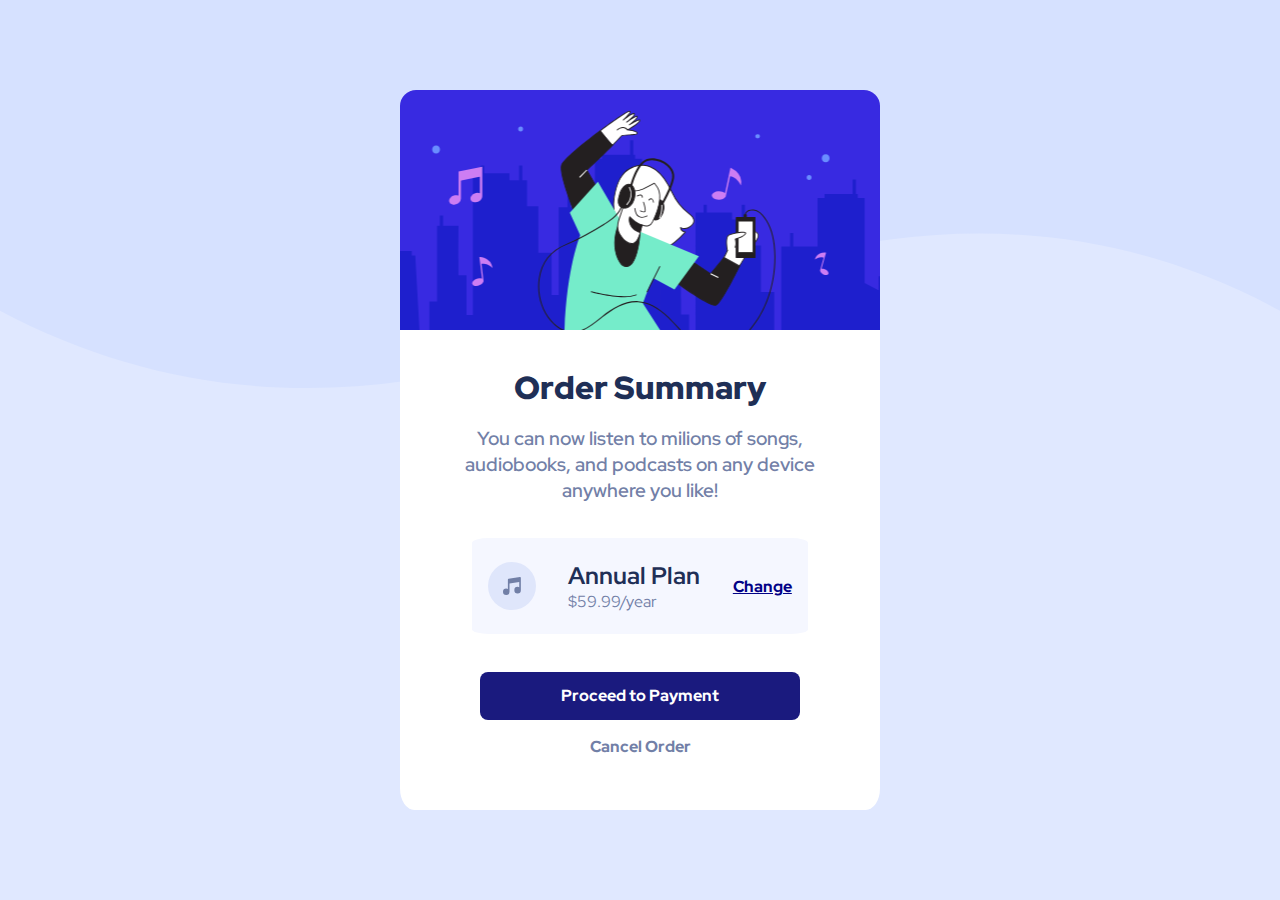
<file: index.html>
<!DOCTYPE html>
<html lang="pt-br">
<head>
  <meta charset="UTF-8">
  <meta name="viewport" content="width=device-width, initial-scale=1.0">
  <title>Order summary component</title>
  <link rel="shortcut icon" href="img/images/favicon-32x32.png" type="image/x-icon">
  <link rel="stylesheet" href="style.css">
  <link rel="stylesheet" href="media.css">
</head>
<body>
    <section>
    <div class="container">
      <aside class="background"></aside>
      <div class="content">
        <h1>Order Summary</h1>
        <p id="text">You can now listen to milions of songs, audiobooks, and podcasts on any device anywhere you like!</p>
      </div>
      <div class="container2">
        <div class="content2">
         <img class="music" src="img/images/icon-music.svg" alt="music">
            <div class="Plan">
              <h2>Annual Plan</h2>
               <p id="price"> $59.99/year</p>
            </div>
              <a href="#">Change</a></div>
           </div>
          <div class="bottons">
          <a class="bottom1" href="#">Proceed to Payment</a>
          <a class="bottom2" href="#">Cancel Order</a>
          </div>
    </div>
  </section>

</body>
</html>
</file>
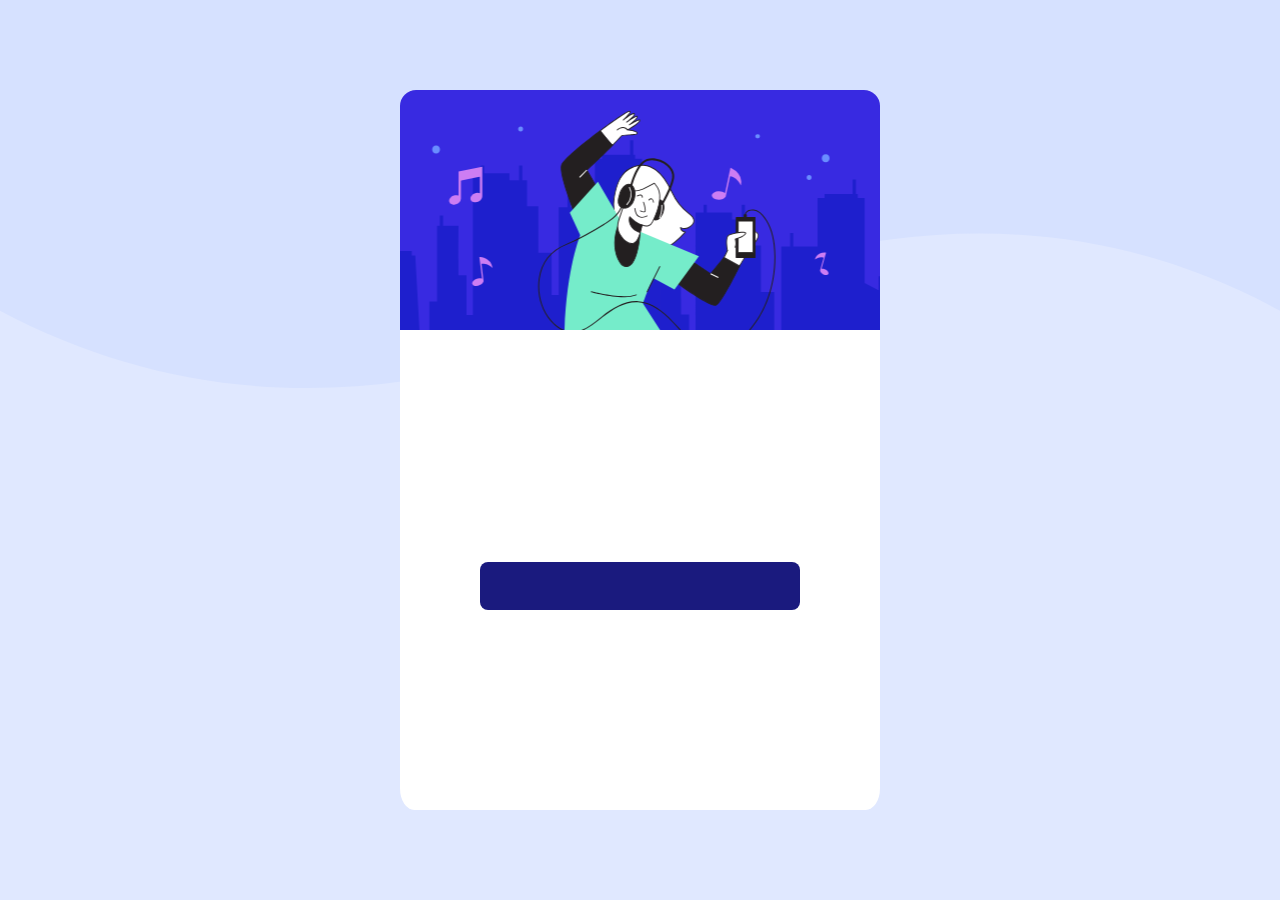
<file: order-summary-component-main/index.html>
<!DOCTYPE html>
<html lang="pt-br">
<head>
  <meta charset="UTF-8">
  <meta name="viewport" content="width=device-width, initial-scale=1.0">
  <title>Order summary component</title>
  <link rel="shortcut icon" href="images/favicon-32x32.png" type="image/x-icon">
  <link rel="stylesheet" href="style.css">
</head>
<body>
  
    <section>
    <div class="container">
      <div class="background"></div>
      <div class="content">
        <h1></h1>
        <p></p>
      </div>
      <div class="container2">
        <div class="content3"></div>
        <div class="content3"></div>
        <div class="content3"></div>

        <div class="bottom1"></div>
        <div class="bottom2"></div>

      </div>

    


    </div>
  </section>

</body>
</html>
</file>
<file: style.css>
@charset "UTF-8";

@import url('https://fonts.googleapis.com/css2?family=Red+Hat+Display:ital,wght@0,300..900;1,300..900&display=swap');

*{
    padding: 0;
    margin: 0;
    box-sizing: border-box;
    font-family: "Red Hat Display", sans-serif;
}

body{
    background-image: url(./img/images/pattern-background-desktop.svg);
    background-repeat: no-repeat;
    background-position: top center;
    background-size: contain;
    background-color:  hsl(225, 100%, 94%);
}
section{
    height: 100vh;
    display: flex;
    justify-content: center;
    align-items: center;
}
.container {
    display: flex;
    flex-direction: column;
    height: 45rem;
    width:30rem;
    background-color: white;
    border-radius: 3%;
    
}
.background{
    background-image: url(./img/images/illustration-hero.svg);
    background-repeat: no-repeat;
    background-position: center;
    background-size: cover;
    border-radius: 1rem 1rem 0 0;
    width: 100%;
    height: 15rem;
    
}
.content{
    display:flex;
    justify-content: center;
    align-items: center;
    flex-direction: column;
    height: 13rem;
    gap: 1rem;
}
h1{
    font-size: 2rem;
    color: hsl(223, 47%, 23%);
    font-weight: 900;
}
#text{
    color:  hsl(224, 23%, 55%);
    font-size: 1.2rem;
    text-align: center;
    width: 75%;
    font-weight: 600;
}
.container2{
    height: 6rem;
    width: 100%;
    display: flex;
    justify-content: center;
    align-items: center;
}
.content2{
    width: 70%;
    height: 100%;
    background-color: hsl(225, 100%, 98%);
    border-radius: 5%;
    display: flex;
    justify-content: space-around;
    align-items: center; 
}
h2{
    color: hsl(223, 47%, 23%);
}
#price{
    color: hsl(224, 23%, 55%);
}
.content2 > a{
    color: rgb(2, 2, 134);
    font-weight: 800;
}
.content2 > a:hover{
    cursor: pointer;
    color: rgb(70, 31, 160);
}
.music{
    height: 3rem;
    width: 3rem;
}

.bottons{
    height: 10rem;
    display: flex;
    flex-direction: column;
    justify-content: center;
    align-items: center;
    gap: 1rem;   
}
.bottom1{
    display: flex;
    justify-content: center;
    align-items: center;
    height: 3rem;
    width: 20rem;
    background-color:rgb(26, 26, 126);
    color: white;
    font-size: 1rem;
    text-decoration: none;
    font-weight: 800;
    border-radius: 0.5rem;
}
.bottom1:hover{
    background-color: rgb(70, 31, 160);
}
.bottom2{
    text-decoration: none;
    color: hsl(224, 23%, 55%);
    font-weight: 800;
}
.bottom2:hover{
    color: hsl(223, 47%, 23%);
}
</file>
<file: media.css>
@charset "UTF-8";

@import url('https://fonts.googleapis.com/css2?family=Red+Hat+Display:ital,wght@0,300..900;1,300..900&display=swap');

@media(max-width:875px){

*{
    padding: 0;
    margin: 0;
    box-sizing: border-box;
    font-family: "Red Hat Display", sans-serif;
}

body{
    background-image: url(./img/images/pattern-background-mobile.svg);
    background-repeat: no-repeat;
    background-position: top ;
    background-size: contain;
    background-color:  hsl(225, 100%, 94%);
}
section{
    height: 100vh;
    display: flex;
    justify-content: center;
    align-items: center;
}
.container{
    height: 35rem;
    width: 25rem;
}


}
</file>
<file: order-summary-component-main/style.css>
@charset "UTF-8";

@import url('https://fonts.googleapis.com/css2?family=Red+Hat+Display:ital,wght@0,300..900;1,300..900&display=swap');

*{
    padding: 0;
    margin: 0;
    box-sizing: border-box;
    font-family: "Red Hat Display", sans-serif;
}

body{
    background-image: url(images/pattern-background-desktop.svg);
    background-repeat: no-repeat;
    background-position: top center;
    background-size: contain;
    background-color:  hsl(225, 100%, 94%);
}
section{
    height: 100vh;
    display: flex;
    justify-content: center;
    align-items: center;
}
.container {
    display: flex;
    flex-direction: column;
    height: 45rem;
    width:30rem;
    background-color: white;
    border-radius: 3%;
    
}
.background{
    background-image: url(images/illustration-hero.svg);
    background-repeat: no-repeat;
    background-position: center;
    background-size: cover;
    border-radius: 1rem 1rem 0 0;
    width: 100%;
    height: 15rem;
    
}
.content{
    display:flex;
    justify-content: center;
    align-items: center;
    flex-direction: column;
    height: 13rem;
    gap: 1rem;
}
h1{
    font-size: 2rem;
    color: hsl(223, 47%, 23%);
    font-weight: 800;
}
#text{
    color:  hsl(224, 23%, 55%);
    font-size: 1.3rem;
    width: 75%;
    font-weight: 600;
}
.container2{
    height: 6rem;
    width: 100%;
    display: flex;
    justify-content: center;
    align-items: center;
}
.content2{
    width: 70%;
    height: 100%;
    background-color: hsl(225, 100%, 98%);
    border-radius: 5%;
    display: flex;
    justify-content: space-around;
    align-items: center; 
}
h2{
    color: hsl(223, 47%, 23%);
}
#price{
    color: hsl(224, 23%, 55%);
}
.content2 > a{
    color: rgb(2, 2, 134);
    font-weight: 800;
}
.content2 > a:hover{
    cursor: pointer;
    color: rgb(70, 31, 160);
}
.music{
    height: 3rem;
    width: 3rem;
}

.bottons{
    height: 10rem;
    display: flex;
    flex-direction: column;
    justify-content: center;
    align-items: center;
    gap: 1rem;
    
}
.bottom1{
    display: flex;
    justify-content: center;
    align-items: center;
    height: 3rem;
    width: 20rem;
    background-color:rgb(26, 26, 126);
    color: white;
    font-size: 1rem;
    text-decoration: none;
    font-weight: 800;
    border-radius: 0.5rem;
}
.bottom1:hover{
    background-color: rgb(70, 31, 160);
}
.bottom2{
    text-decoration: none;
    color: hsl(224, 23%, 55%);
    font-weight: 800;
}
.bottom2:hover{
    color: hsl(223, 47%, 23%);
}
</file>
